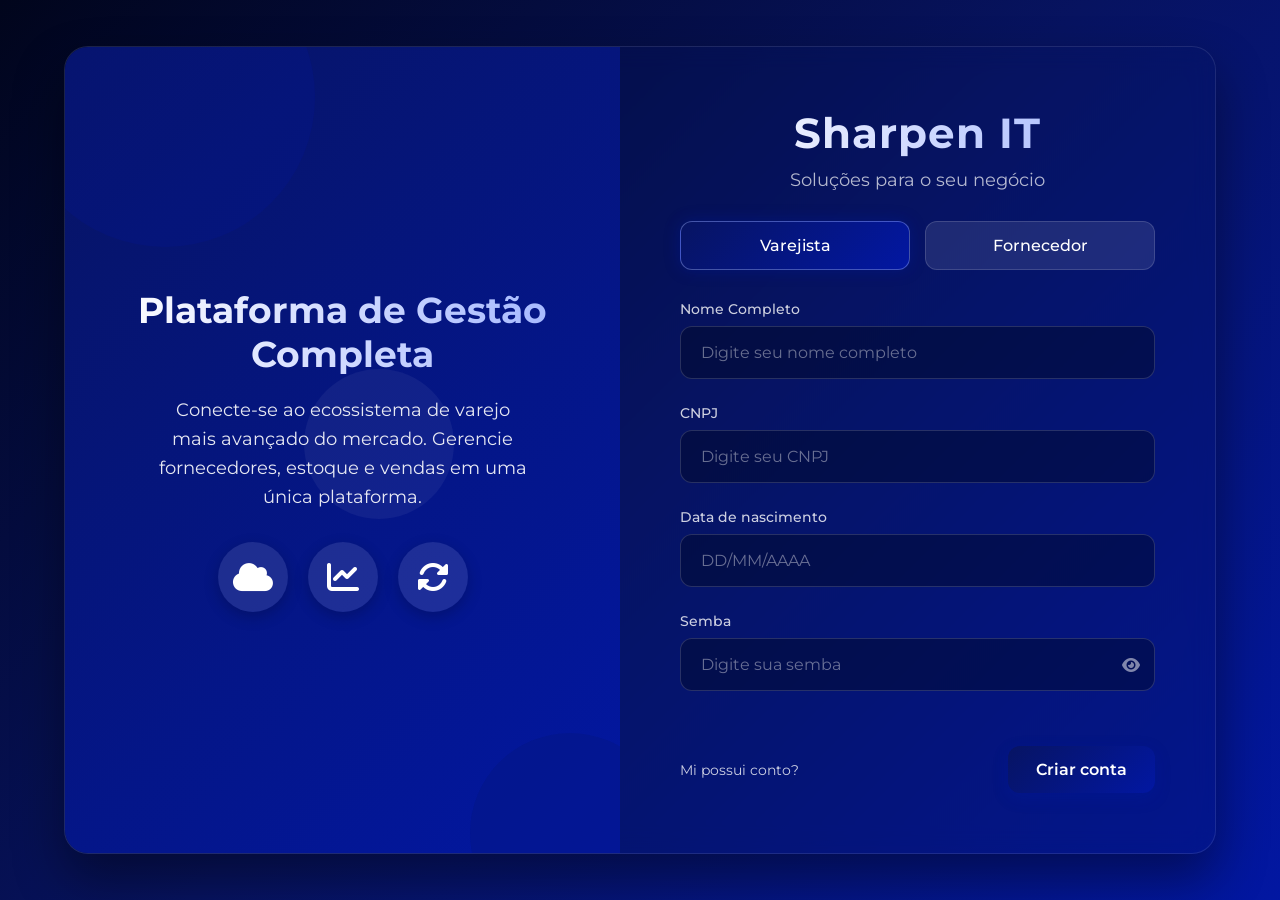
<file: index.html>
<!DOCTYPE html>
<html lang="pt-BR">
<head>
    <meta charset="UTF-8">
    <meta name="viewport" content="width=device-width, initial-scale=1.0">
    <title>Sharpen IT - Login</title>
    <link href="https://fonts.googleapis.com/css2?family=Montserrat:wght@400;500;600;700&display=swap" rel="stylesheet">
    <link rel="stylesheet" href="https://cdnjs.cloudflare.com/ajax/libs/font-awesome/6.4.0/css/all.min.css">
    <style>
        * {
            margin: 0;
            padding: 0;
            box-sizing: border-box;
            font-family: 'Montserrat', sans-serif;
        }
        
        body {
            background: linear-gradient(135deg, #01051C 0%, #071360 50%, #0217A2 100%);
            height: 100vh;
            display: flex;
            justify-content: center;
            align-items: center;
            color: white;
            overflow: hidden;
        }
        
        .container {
            display: flex;
            width: 90%;
            max-width: 1200px;
            min-height: 80vh;
            background: rgba(7, 20, 99, 0.25);
            backdrop-filter: blur(12px);
            border-radius: 24px;
            border: 1px solid rgba(255, 255, 255, 0.1);
            box-shadow: 0 25px 50px rgba(0, 0, 0, 0.4);
            overflow: hidden;
        }
        
        .image-section {
            flex: 1;
            background: linear-gradient(135deg, #071463 0%, #0217A2 100%);
            display: flex;
            flex-direction: column;
            justify-content: center;
            align-items: center;
            padding: 40px;
            position: relative;
            overflow: hidden;
        }
        
        .image-content {
            text-align: center;
            z-index: 2;
        }
        
        .image-section h2 {
            font-size: 36px;
            margin-bottom: 20px;
            background: linear-gradient(to right, #ffffff, #a1b5ff);
            -webkit-background-clip: text;
            background-clip: text;
            color: transparent;
        }
        
        .image-section p {
            font-size: 18px;
            max-width: 80%;
            margin: 0 auto 30px;
            line-height: 1.6;
            color: rgba(255, 255, 255, 0.9);
        }
        
        .tech-icons {
            display: flex;
            justify-content: center;
            gap: 20px;
            margin-top: 30px;
        }
        
        .tech-icon {
            width: 70px;
            height: 70px;
            background: rgba(255, 255, 255, 0.1);
            border-radius: 50%;
            display: flex;
            align-items: center;
            justify-content: center;
            font-size: 32px;
            color: white;
            box-shadow: 0 5px 15px rgba(0, 0, 0, 0.2);
        }
        
        .decoration-circle {
            position: absolute;
            border-radius: 50%;
        }
        
        .circle-1 {
            width: 300px;
            height: 300px;
            background: rgba(2, 23, 162, 0.2);
            top: -100px;
            left: -50px;
        }
        
        .circle-2 {
            width: 200px;
            height: 200px;
            background: rgba(7, 20, 99, 0.2);
            bottom: -80px;
            right: -50px;
        }
        
        .circle-3 {
            width: 150px;
            height: 150px;
            background: rgba(255, 255, 255, 0.05);
            top: 40%;
            right: 30%;
        }
        
        .form-section {
            flex: 1;
            padding: 60px;
            display: flex;
            flex-direction: column;
            justify-content: center;
        }
        
        .header {
            text-align: center;
            margin-bottom: 30px;
        }
        
        .logo {
            font-size: 42px;
            font-weight: 700;
            margin-bottom: 10px;
            background: linear-gradient(to right, #ffffff, #a1b5ff);
            -webkit-background-clip: text;
            background-clip: text;
            color: transparent;
            letter-spacing: 1px;
        }
        
        .tagline {
            color: rgba(255, 255, 255, 0.7);
            font-size: 18px;
            margin-top: 5px;
        }
        
        .user-type {
            display: flex;
            gap: 15px;
            margin-bottom: 30px;
        }
        
        .user-btn {
            flex: 1;
            padding: 14px 0;
            background: rgba(255, 255, 255, 0.1);
            border: 1px solid rgba(255, 255, 255, 0.15);
            border-radius: 12px;
            color: white;
            font-weight: 500;
            font-size: 16px;
            cursor: pointer;
            transition: all 0.3s ease;
        }
        
        .user-btn:hover {
            background: rgba(255, 255, 255, 0.2);
        }
        
        .user-btn.active {
            background: linear-gradient(135deg, #071463 0%, #0217A2 100%);
            border-color: rgba(161, 181, 255, 0.4);
            box-shadow: 0 0 15px rgba(2, 23, 162, 0.4);
        }
        
        .form-group {
            margin-bottom: 25px;
            position: relative;
        }
        
        .form-group label {
            display: block;
            margin-bottom: 8px;
            font-weight: 500;
            font-size: 14px;
            color: rgba(255, 255, 255, 0.8);
        }
        
        .input-field {
            width: 100%;
            padding: 16px 20px;
            background: rgba(1, 5, 28, 0.4);
            border: 1px solid rgba(255, 255, 255, 0.15);
            border-radius: 12px;
            color: white;
            font-size: 16px;
            transition: all 0.3s ease;
        }
        
        .input-field:focus {
            outline: none;
            border-color: rgba(161, 181, 255, 0.6);
            box-shadow: 0 0 15px rgba(2, 23, 162, 0.3);
        }
        
        .input-field::placeholder {
            color: rgba(255, 255, 255, 0.4);
        }
        
        .password-container {
            position: relative;
        }
        
        .toggle-password {
            position: absolute;
            right: 15px;
            top: 50%;
            transform: translateY(-50%);
            color: rgba(255, 255, 255, 0.5);
            cursor: pointer;
        }
        
        .action-row {
            display: flex;
            justify-content: space-between;
            align-items: center;
            margin-top: 30px;
        }
        
        .account-question {
            font-size: 14px;
            color: rgba(255, 255, 255, 0.8);
        }
        
        .create-account-btn {
            background: linear-gradient(135deg, #071463 0%, #0217A2 100%);
            color: white;
            border: none;
            border-radius: 12px;
            padding: 14px 28px;
            font-weight: 600;
            font-size: 16px;
            cursor: pointer;
            transition: all 0.3s ease;
            box-shadow: 0 5px 15px rgba(2, 23, 162, 0.3);
        }
        
        .create-account-btn:hover {
            transform: translateY(-2px);
            box-shadow: 0 8px 20px rgba(2, 23, 162, 0.4);
        }
        
        .create-account-btn:active {
            transform: translateY(1px);
        }
        
        @media (max-width: 992px) {
            .container {
                flex-direction: column;
                max-width: 500px;
                min-height: auto;
            }
            
            .image-section {
                padding: 30px;
            }
            
            .image-section h2 {
                font-size: 28px;
            }
            
            .form-section {
                padding: 40px;
            }
        }
        
        @media (max-width: 480px) {
            .container {
                width: 95%;
                margin: 20px;
            }
            
            .image-section {
                padding: 20px;
            }
            
            .form-section {
                padding: 30px 20px;
            }
            
            .logo {
                font-size: 36px;
            }
            
            .user-type {
                flex-direction: column;
                gap: 10px;
            }
            
            .action-row {
                flex-direction: column;
                gap: 20px;
                align-items: flex-start;
            }
        }
    </style>
</head>
<body>
    <div class="container">
        <div class="image-section">
            <div class="decoration-circle circle-1"></div>
            <div class="decoration-circle circle-2"></div>
            <div class="decoration-circle circle-3"></div>
            
            <div class="image-content">
                <h2>Plataforma de Gestão Completa</h2>
                <p>Conecte-se ao ecossistema de varejo mais avançado do mercado. Gerencie fornecedores, estoque e vendas em uma única plataforma.</p>
                
                <div class="tech-icons">
                    <div class="tech-icon"><i class="fas fa-cloud"></i></div>
                    <div class="tech-icon"><i class="fas fa-chart-line"></i></div>
                    <div class="tech-icon"><i class="fas fa-sync-alt"></i></div>
                </div>
            </div>
        </div>
        
        <div class="form-section">
            <div class="header">
                <div class="logo">Sharpen IT</div>
                <div class="tagline">Soluções para o seu negócio</div>
            </div>
            
            <div class="user-type">
                <button class="user-btn active">Varejista</button>
                <button class="user-btn">Fornecedor</button>
            </div>
            
            <div class="form-group">
                <label for="fullname">Nome Completo</label>
                <input type="text" id="fullname" class="input-field" placeholder="Digite seu nome completo">
            </div>
            
            <div class="form-group">
                <label for="cnpj">CNPJ</label>
                <input type="text" id="cnpj" class="input-field" placeholder="Digite seu CNPJ">
            </div>
            
            <div class="form-group">
                <label for="birthdate">Data de nascimento</label>
                <input type="text" id="birthdate" class="input-field" placeholder="DD/MM/AAAA">
            </div>
            
            <div class="form-group">
                <label for="password">Semba</label>
                <div class="password-container">
                    <input type="password" id="password" class="input-field" placeholder="Digite sua semba">
                    <i class="toggle-password fas fa-eye"></i>
                </div>
            </div>
            
            <div class="action-row">
                <div class="account-question">Mi possui conto?</div>
                <button class="create-account-btn">Criar conta</button>
            </div>
        </div>
    </div>
    
    <script>
        // Toggle password visibility
        document.querySelector('.toggle-password').addEventListener('click', function() {
            const passwordField = document.getElementById('password');
            const type = passwordField.getAttribute('type') === 'password' ? 'text' : 'password';
            passwordField.setAttribute('type', type);
            this.classList.toggle('fa-eye');
            this.classList.toggle('fa-eye-slash');
        });
        
        // Toggle user type buttons
        const userButtons = document.querySelectorAll('.user-btn');
        userButtons.forEach(button => {
            button.addEventListener('click', function() {
                userButtons.forEach(btn => btn.classList.remove('active'));
                this.classList.add('active');
            });
        });
        
        // Formatar CNPJ
        document.getElementById('cnpj').addEventListener('input', function(e) {
            let value = e.target.value.replace(/\D/g, '');
            
            if (value.length > 14) {
                value = value.substring(0, 14);
            }
            
            if (value.length > 12) {
                value = value.replace(/^(\d{2})(\d{3})(\d{3})(\d{4})(\d{2}).*/, '$1.$2.$3/$4-$5');
            } else if (value.length > 8) {
                value = value.replace(/^(\d{2})(\d{3})(\d{3})(\d{4}).*/, '$1.$2.$3/$4');
            } else if (value.length > 5) {
                value = value.replace(/^(\d{2})(\d{3})(\d{3}).*/, '$1.$2.$3');
            } else if (value.length > 2) {
                value = value.replace(/^(\d{2})(\d{3}).*/, '$1.$2');
            }
            
            e.target.value = value;
        });
        
        // Formatar data de nascimento
        document.getElementById('birthdate').addEventListener('input', function(e) {
            let value = e.target.value.replace(/\D/g, '');
            
            if (value.length > 8) {
                value = value.substring(0, 8);
            }
            
            if (value.length > 4) {
                value = value.replace(/^(\d{2})(\d{2})(\d{4}).*/, '$1/$2/$3');
            } else if (value.length > 2) {
                value = value.replace(/^(\d{2})(\d{2}).*/, '$1/$2');
            }
            
            e.target.value = value;
        });
    </script>
</body>
</html>
</file>
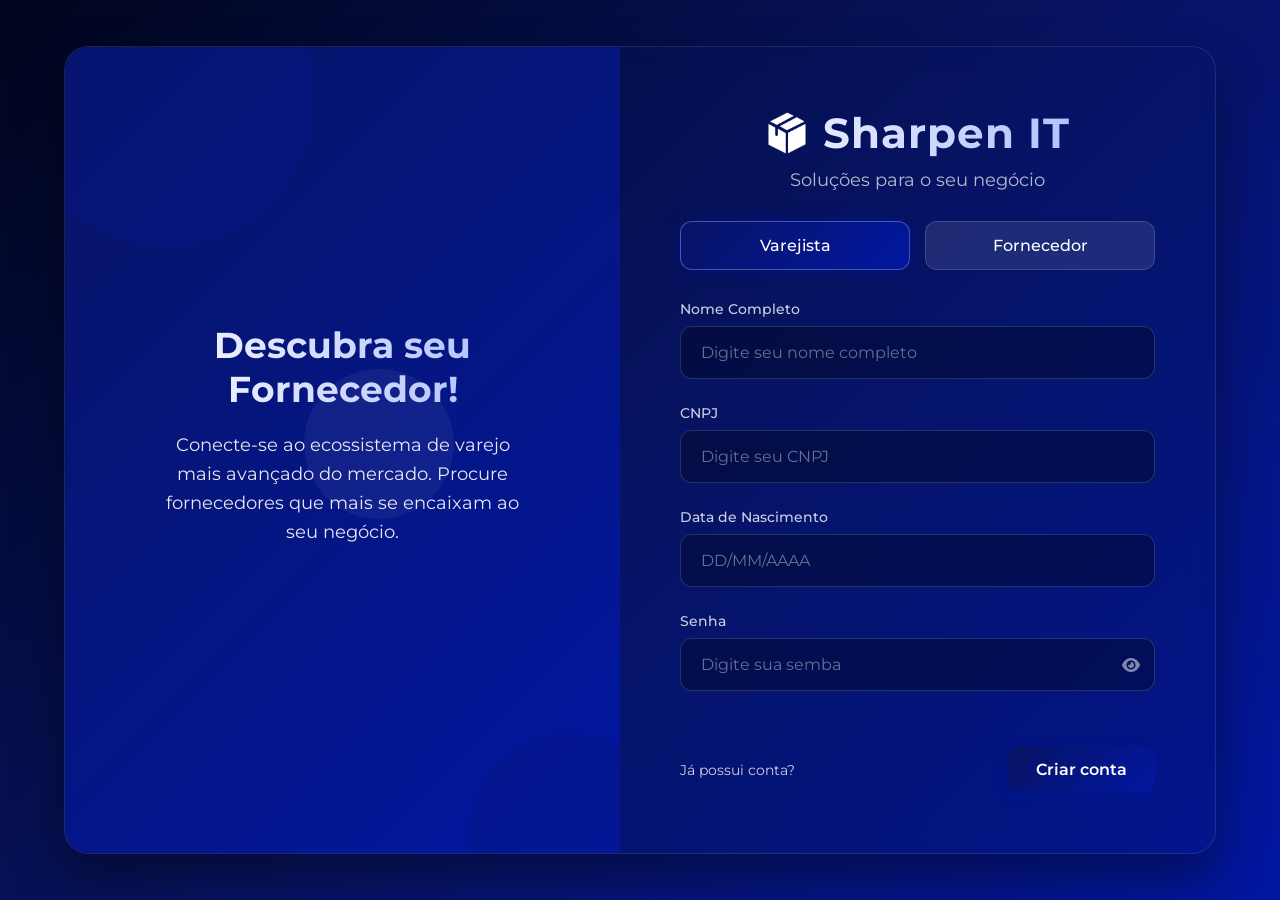
<file: frontend/cadastro/cadastro.html>
<!DOCTYPE html>
<html lang="pt-BR">
<head>
    <meta charset="UTF-8">
    <meta name="viewport" content="width=device-width, initial-scale=1.0">
    <title>Login</title>
    <link rel="icon" type="image/png" href="../../assets/favicon.png"/>
    <link href="https://fonts.googleapis.com/css2?family=Montserrat:wght@400;500;600;700&display=swap" rel="stylesheet">
    <link rel="stylesheet" href="https://cdnjs.cloudflare.com/ajax/libs/font-awesome/6.4.0/css/all.min.css">
    <link rel="stylesheet" href="cadastro.css">

</head>
<body>
    <div class="container">
        <div class="image-section">
            <div class="decoration-circle circle-1"></div>
            <div class="decoration-circle circle-2"></div>
            <div class="decoration-circle circle-3"></div>
            <div class="image-content">
                <h2>Descubra seu Fornecedor!</h2>
                <p>Conecte-se ao ecossistema de varejo mais avançado do mercado. Procure fornecedores que mais se encaixam ao seu negócio.</p>
            </div>
        </div>
        
        <div class="form-section">
            <div class="header">
                <div class="logo">
                    <img src="../../assets/sharpenIcon.png" alt="Imagem">
                    <span>Sharpen IT</span>
                </div>
                <div class="tagline">Soluções para o seu negócio</div>
            </div>
            
            <div class="user-type">
                <button class="user-btn active">Varejista</button>
                <button class="user-btn">Fornecedor</button>
            </div>
            
            <div class="form-group">
                <label for="fullname">Nome Completo</label>
                <input type="text" id="fullname" class="input-field" placeholder="Digite seu nome completo">
            </div>
            
            <div class="form-group">
                <label for="cnpj">CNPJ</label>
                <input type="text" id="cnpj" class="input-field" placeholder="Digite seu CNPJ">
            </div>
            
            <div class="form-group">
                <label for="birthdate">Data de Nascimento</label>
                <input type="text" id="birthdate" class="input-field" placeholder="DD/MM/AAAA">
            </div>
            
            <div class="form-group">
                <label for="password">Senha</label>
                <div class="password-container">
                    <input type="password" id="password" class="input-field" placeholder="Digite sua semba">
                    <i class="toggle-password fas fa-eye"></i>
                </div>
            </div>
            
            <div class="action-row">
                <div class="account-question">Já possui conta?</div>
                <button class="create-account-btn">Criar conta</button>
            </div>
        </div>
    </div>
    <script src="cadastro.js" defer></script>
</body>
</html>
</file>
<file: frontend/cadastro/cadastro.css>
* {
    margin: 0;
    padding: 0;
    box-sizing: border-box;
    font-family: 'Montserrat', sans-serif;
}

body {
    background: linear-gradient(135deg, #01051C 0%, #071360 50%, #0217A2 100%);
    height: 100vh;
    display: flex;
    justify-content: center;
    align-items: center;
    color: white;
    overflow: hidden;
}

.container {
    display: flex;
    width: 90%;
    max-width: 1400px;
    min-height: 60vh;
    background: rgba(7, 20, 99, 0.25);
    backdrop-filter: blur(12px);
    border-radius: 24px;
    border: 1px solid rgba(255, 255, 255, 0.1);
    box-shadow: 0 25px 50px rgba(0, 0, 0, 0.4);
    overflow: hidden;
}

.image-section {
    flex: 1;
    background: linear-gradient(135deg, #071463 0%, #0217A2 100%);
    display: flex;
    flex-direction: column;
    justify-content: center;
    align-items: center;
    padding: 40px;
    position: relative;
    overflow: hidden;
}

.image-content {
    text-align: center;
    z-index: 2;
}

.image-section h2 {
    font-size: 36px;
    margin-bottom: 20px;
    background: linear-gradient(to right, #ffffff, #a1b5ff);
    -webkit-background-clip: text;
    background-clip: text;
    color: transparent;
}

.image-section p {
    font-size: 18px;
    max-width: 80%;
    margin: 0 auto 30px;
    line-height: 1.6;
    color: rgba(255, 255, 255, 0.9);
}

.tech-icons {
    display: flex;
    justify-content: center;
    gap: 20px;
    margin-top: 30px;
}

.tech-icon {
    width: 70px;
    height: 70px;
    background: rgba(255, 255, 255, 0.1);
    border-radius: 50%;
    display: flex;
    align-items: center;
    justify-content: center;
    font-size: 32px;
    color: white;
    box-shadow: 0 5px 15px rgba(0, 0, 0, 0.2);
}

.logo {
    font-size: 42px;
    font-weight: 700;
    margin-bottom: 10px;
    background: linear-gradient(to right, #ffffff, #a1b5ff);
    -webkit-background-clip: text;
    background-clip: text;
    color: transparent;
    letter-spacing: 1px;
    display: flex;
    align-items: center;
    justify-content: center;
    gap: 15px;
}

.logo img {
    height: 42px;
    width: auto;
}

.decoration-circle {
    position: absolute;
    border-radius: 50%;
}

.circle-1 {
    width: 300px;
    height: 300px;
    background: rgba(2, 23, 162, 0.2);
    top: -100px;
    left: -50px;
}

.circle-2 {
    width: 200px;
    height: 200px;
    background: rgba(7, 20, 99, 0.2);
    bottom: -80px;
    right: -50px;
}

.circle-3 {
    width: 150px;
    height: 150px;
    background: rgba(255, 255, 255, 0.05);
    top: 40%;
    right: 30%;
}

.form-section {
    flex: 1;
    padding: 60px;
    display: flex;
    flex-direction: column;
    justify-content: center;
}

.header {
    text-align: center;
    margin-bottom: 30px;
}

.tagline {
    color: rgba(255, 255, 255, 0.7);
    font-size: 18px;
    margin-top: 5px;
}

.user-type {
    display: flex;
    gap: 15px;
    margin-bottom: 30px;
}

.user-btn {
    flex: 1;
    padding: 14px 0;
    background: rgba(255, 255, 255, 0.1);
    border: 1px solid rgba(255, 255, 255, 0.15);
    border-radius: 12px;
    color: white;
    font-weight: 500;
    font-size: 16px;
    cursor: pointer;
    transition: all 0.3s ease;
}

.user-btn:hover {
    background: rgba(255, 255, 255, 0.2);
}

.user-btn.active {
    background: linear-gradient(135deg, #071463 0%, #0217A2 100%);
    border-color: rgba(161, 181, 255, 0.4);
    box-shadow: 0 0 15px rgba(2, 23, 162, 0.4);
}

.form-group {
    margin-bottom: 25px;
    position: relative;
}

.form-group label {
    display: block;
    margin-bottom: 8px;
    font-weight: 500;
    font-size: 14px;
    color: rgba(255, 255, 255, 0.8);
}

.input-field {
    width: 100%;
    padding: 16px 20px;
    background: rgba(1, 5, 28, 0.4);
    border: 1px solid rgba(255, 255, 255, 0.15);
    border-radius: 12px;
    color: white;
    font-size: 16px;
    transition: all 0.3s ease;
}

.input-field:focus {
    outline: none;
    border-color: rgba(161, 181, 255, 0.6);
    box-shadow: 0 0 15px rgba(2, 23, 162, 0.3);
}

.input-field::placeholder {
    color: rgba(255, 255, 255, 0.4);
}

.password-container {
    position: relative;
}

.toggle-password {
    position: absolute;
    right: 15px;
    top: 50%;
    transform: translateY(-50%);
    color: rgba(255, 255, 255, 0.5);
    cursor: pointer;
}

.action-row {
    display: flex;
    justify-content: space-between;
    align-items: center;
    margin-top: 30px;
}

.account-question {
    font-size: 14px;
    color: rgba(255, 255, 255, 0.8);
}

.create-account-btn {
    background: linear-gradient(135deg, #071463 0%, #0217A2 100%);
    color: white;
    border: none;
    border-radius: 12px;
    padding: 14px 28px;
    font-weight: 600;
    font-size: 16px;
    cursor: pointer;
    transition: all 0.3s ease;
    box-shadow: 0 5px 15px rgba(2, 23, 162, 0.3);
}

.create-account-btn:hover {
    transform: translateY(-2px);
    box-shadow: 0 8px 20px rgba(2, 23, 162, 0.4);
}

.create-account-btn:active {
    transform: translateY(1px);
}

@media (max-width: 992px) {
    .container {
        flex-direction: column;
        max-width: 500px;
        min-height: auto;
    }

    .image-section {
        padding: 30px;
    }

    .image-section h2 {
        font-size: 28px;
    }

    .form-section {
        padding: 40px;
    }
}

@media (max-width: 480px) {
    .container {
        width: 95%;
        margin: 20px;
    }

    .image-section {
        padding: 20px;
    }

    .form-section {
        padding: 30px 20px;
    }

    .logo {
        font-size: 36px;
    }

    .user-type {
        flex-direction: column;
        gap: 10px;
    }

    .action-row {
        flex-direction: column;
        gap: 20px;
        align-items: flex-start;
    }
}
</file>
